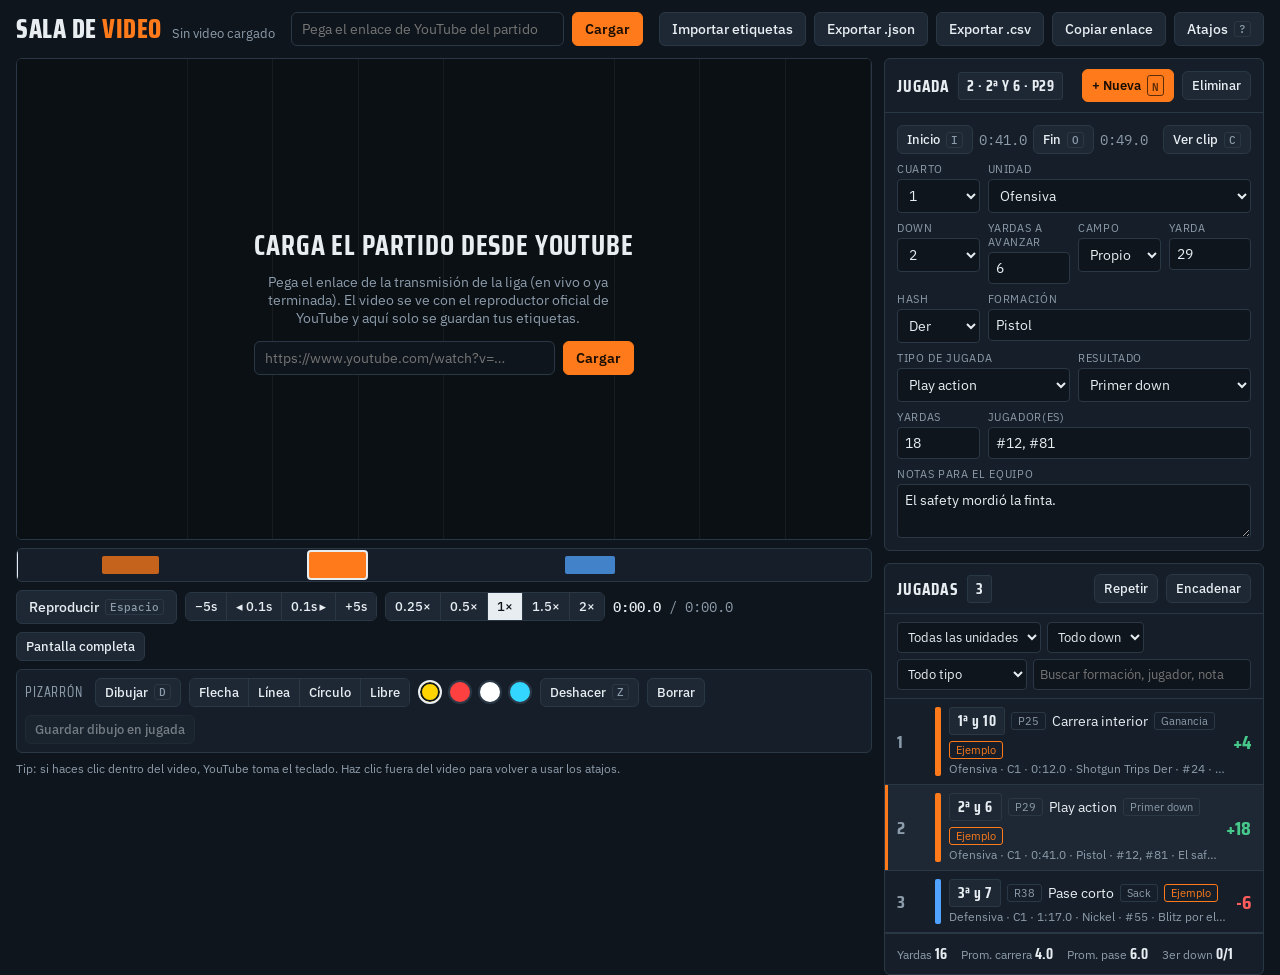
<file: index_2.html>
<!doctype html>
<html lang="es">
<head>
<meta charset="utf-8">
<meta name="viewport" content="width=device-width,initial-scale=1,viewport-fit=cover">
<title>Sala de Video</title>
<link rel="preconnect" href="https://fonts.googleapis.com">
<link rel="preconnect" href="https://fonts.gstatic.com" crossorigin>
<link rel="stylesheet" href="https://fonts.googleapis.com/css2?family=Saira+Condensed:wght@500;700;800&family=IBM+Plex+Sans:wght@400;500;600&family=IBM+Plex+Mono:wght@400;500&display=swap">
<style>
/* Layout: film-room console — video stage + transport on the left, play card + play list on the right; stacks on phones. Single dark look by choice (projected in a dim room). */
:root {
  color-scheme: dark;
  --bg: #0f151c;
  --panel: #161f29;
  --panel-2: #1d2834;
  --line: #2a3846;
  --fg: #e8edf2;
  --muted: #8d9cab;
  --accent: #ff7a1a;      /* pylon orange */
  --accent-ink: #1a0d02;
  --off: #ff7a1a;
  --def: #4fa3ff;
  --st: #b9a6ff;
  --good: #46c98b;
  --bad: #ff5d5d;
  --font-display: "Saira Condensed", "Arial Narrow", sans-serif;
  --font-body: "IBM Plex Sans", system-ui, sans-serif;
  --font-mono: "IBM Plex Mono", ui-monospace, monospace;
  --r: 6px;
}
html, body { height: 100%; }
body {
  background: var(--bg); color: var(--fg);
  font-family: var(--font-body); font-size: 14px;
  padding-left: max(16px, env(safe-area-inset-left, 0px));
  padding-right: max(16px, env(safe-area-inset-right, 0px));
  padding-block: 12px;
  box-sizing: border-box;
}
*, *::before, *::after { box-sizing: border-box; }
button, input, select, textarea { font: inherit; color: inherit; }
button { cursor: pointer; }
:focus-visible { outline: 2px solid var(--accent); outline-offset: 2px; }

.app { display: flex; flex-direction: column; gap: 12px; min-height: 100%; }
header { display: flex; flex-wrap: wrap; align-items: center; gap: 10px 16px; }
.brand { display: flex; align-items: baseline; gap: 10px; margin-right: auto; }
.brand h1 { font-family: var(--font-display); font-weight: 800; font-size: 26px; letter-spacing: .02em; text-transform: uppercase; margin: 0; line-height: 1; }
.brand h1 span { color: var(--accent); }
.brand .file { color: var(--muted); font-size: 13px; max-width: 32ch; overflow: hidden; text-overflow: ellipsis; white-space: nowrap; }
.actions { display: flex; flex-wrap: wrap; gap: 8px; }

.btn { background: var(--panel-2); border: 1px solid var(--line); border-radius: var(--r); padding: 7px 12px; font-weight: 500; display: inline-flex; align-items: center; gap: 6px; white-space: nowrap; }
.btn:hover { border-color: var(--muted); }
.btn.primary { background: var(--accent); color: var(--accent-ink); border-color: var(--accent); font-weight: 600; }
.btn.on { background: var(--fg); color: var(--bg); border-color: var(--fg); }
.btn:disabled { opacity: .45; cursor: not-allowed; }
.btn.sm { padding: 5px 9px; font-size: 13px; }
kbd { font-family: var(--font-mono); font-size: 11px; color: var(--muted); border: 1px solid var(--line); border-radius: 3px; padding: 0 4px; }
.btn.primary kbd, .btn.on kbd { color: inherit; border-color: currentColor; opacity: .7; }

main { display: grid; grid-template-columns: minmax(0, 1fr) 380px; gap: 12px; flex: 1; min-height: 0; }
@media (max-width: 980px) { main { grid-template-columns: minmax(0, 1fr); } }

.left { display: flex; flex-direction: column; gap: 8px; min-width: 0; }
.stagebox { position: relative; background: #000; border-radius: var(--r); overflow: hidden; aspect-ratio: 16 / 9; max-width: 100%; border: 1px solid var(--line); }
.stagebox:fullscreen { aspect-ratio: auto; border: 0; border-radius: 0; }
video { position: absolute; inset: 0; width: 100%; height: 100%; object-fit: contain; background: #000; }
canvas#draw { position: absolute; touch-action: none; }
canvas#draw.active { cursor: crosshair; }
.drop { position: absolute; inset: 0; display: grid; place-items: center; text-align: center; padding: 24px; color: var(--muted);
  background: repeating-linear-gradient(90deg, transparent 0 9.9%, rgba(255,255,255,.05) 9.9% 10%), #0b1015; }
.drop strong { display: block; font-family: var(--font-display); font-size: 28px; text-transform: uppercase; color: var(--fg); letter-spacing: .03em; }
.drop p { margin: 6px 0 14px; max-width: 46ch; }
.drop.over { outline: 3px dashed var(--accent); outline-offset: -10px; }
.hud { position: absolute; left: 10px; top: 10px; display: flex; gap: 6px; pointer-events: none; }
.hud span { background: rgba(0,0,0,.65); border-radius: 4px; padding: 3px 8px; font-family: var(--font-display); font-size: 18px; font-weight: 700; letter-spacing: .03em; }
.hud .spd { color: var(--accent); }

/* timeline */
.timeline { position: relative; height: 34px; background: var(--panel); border: 1px solid var(--line); border-radius: var(--r); cursor: pointer; touch-action: none; overflow: hidden; }
.timeline .prog { position: absolute; inset: 0 auto 0 0; background: rgba(255,255,255,.07); pointer-events: none; }
.timeline .mk { position: absolute; top: 7px; bottom: 7px; min-width: 3px; border-radius: 2px; opacity: .75; pointer-events: none; }
.timeline .mk.sel { top: 3px; bottom: 3px; opacity: 1; box-shadow: 0 0 0 2px var(--fg); }
.timeline .head { position: absolute; top: 0; bottom: 0; width: 2px; background: var(--fg); pointer-events: none; }

.transport { display: flex; flex-wrap: wrap; align-items: center; gap: 8px; }
.tc { font-family: var(--font-mono); font-size: 14px; min-width: 15ch; font-variant-numeric: tabular-nums; }
.tc b { color: var(--fg); font-weight: 500; } .tc { color: var(--muted); }
.group { display: inline-flex; border: 1px solid var(--line); border-radius: var(--r); overflow: hidden; }
.group .btn { border: 0; border-radius: 0; border-right: 1px solid var(--line); }
.group .btn:last-child { border-right: 0; }
.spacer { flex: 1; }

.drawbar { display: flex; flex-wrap: wrap; align-items: center; gap: 8px; padding: 8px; background: var(--panel); border: 1px solid var(--line); border-radius: var(--r); }
.drawbar .lbl { font-family: var(--font-display); text-transform: uppercase; letter-spacing: .06em; font-size: 14px; color: var(--muted); margin-right: 4px; }
.sw { width: 24px; height: 24px; border-radius: 50%; border: 2px solid var(--line); padding: 0; }
.sw.on { border-color: var(--fg); box-shadow: 0 0 0 2px var(--bg) inset; }

/* right */
.right { display: flex; flex-direction: column; gap: 12px; min-width: 0; min-height: 0; }
.card { background: var(--panel); border: 1px solid var(--line); border-radius: var(--r); }
.card h2 { font-family: var(--font-display); font-weight: 700; text-transform: uppercase; letter-spacing: .05em; font-size: 17px; margin: 0; display: flex; align-items: center; gap: 8px; }
.card .hd { display: flex; align-items: center; gap: 8px; padding: 10px 12px; border-bottom: 1px solid var(--line); }
.card .hd .spacer { flex: 1; }
.form { padding: 12px; display: grid; grid-template-columns: repeat(4, minmax(0,1fr)); gap: 8px; }
.form .f { display: flex; flex-direction: column; gap: 3px; min-width: 0; }
.form .c2 { grid-column: span 2; } .form .c4 { grid-column: 1 / -1; }
.form label { font-size: 11px; text-transform: uppercase; letter-spacing: .06em; color: var(--muted); }
.form input, .form select, .form textarea { background: var(--bg); border: 1px solid var(--line); border-radius: 4px; padding: 6px 7px; width: 100%; min-width: 0; }
.form textarea { resize: vertical; min-height: 54px; }
.form .times { display: flex; gap: 6px; align-items: center; grid-column: 1 / -1; flex-wrap: wrap; }
.form .times .tc { min-width: 0; }
.form[aria-disabled="true"] { opacity: .45; pointer-events: none; }
.chip { font-family: var(--font-display); font-weight: 700; font-size: 15px; letter-spacing: .03em; padding: 1px 8px; border-radius: 3px; background: var(--panel-2); border: 1px solid var(--line); white-space: nowrap; }

.list { display: flex; flex-direction: column; flex: 1; min-height: 260px; }
.filters { display: flex; flex-wrap: wrap; gap: 6px; padding: 8px 12px; border-bottom: 1px solid var(--line); }
.filters select, .filters input { background: var(--bg); border: 1px solid var(--line); border-radius: 4px; padding: 5px 6px; font-size: 13px; min-width: 0; }
.filters input { flex: 1; min-width: 90px; }
.rows { overflow-y: auto; flex: 1; max-height: 52vh; }
@media (max-width: 980px) { .rows { max-height: none; } }
.row { display: grid; grid-template-columns: 30px 6px minmax(0,1fr) auto; gap: 8px; align-items: center; padding: 8px 12px; border-bottom: 1px solid var(--line); cursor: pointer; width: 100%; text-align: left; background: none; border-left: 0; border-right: 0; border-top: 0; }
.row:hover { background: var(--panel-2); }
.row.sel { background: var(--panel-2); box-shadow: inset 3px 0 0 var(--accent); }
.row .n { font-family: var(--font-display); font-weight: 700; font-size: 18px; color: var(--muted); font-variant-numeric: tabular-nums; }
.row .bar { width: 6px; align-self: stretch; border-radius: 2px; }
.row .main { min-width: 0; display: flex; flex-direction: column; gap: 2px; }
.row .top { display: flex; gap: 6px; align-items: center; flex-wrap: wrap; }
.row .sub { color: var(--muted); font-size: 12px; overflow: hidden; text-overflow: ellipsis; white-space: nowrap; }
.row .gain { font-family: var(--font-display); font-weight: 700; font-size: 20px; font-variant-numeric: tabular-nums; text-align: right; }
.gain.pos { color: var(--good); } .gain.neg { color: var(--bad); }
.tag { font-size: 11px; padding: 1px 6px; border-radius: 3px; border: 1px solid var(--line); color: var(--muted); }
.tag.ex { border-color: var(--accent); color: var(--accent); }
.tag.draw { color: var(--fg); }
.empty { padding: 24px 16px; color: var(--muted); text-align: center; }
.stats { display: flex; gap: 14px; padding: 8px 12px; color: var(--muted); font-size: 12px; flex-wrap: wrap; border-top: 1px solid var(--line); }
.stats b { color: var(--fg); font-family: var(--font-display); font-size: 15px; }

.toast { position: fixed; left: 50%; bottom: calc(18px + env(safe-area-inset-bottom, 0px)); transform: translateX(-50%); background: var(--fg); color: var(--bg); padding: 8px 14px; border-radius: var(--r); font-weight: 500; z-index: 50; max-width: calc(100% - 32px); }
.help { position: fixed; inset: 0; background: rgba(0,0,0,.6); display: grid; place-items: center; z-index: 40; padding: 16px; }
.help .card { max-width: 520px; width: 100%; }
.help dl { display: grid; grid-template-columns: auto 1fr; gap: 6px 14px; padding: 14px; margin: 0; }
.help dt { text-align: right; } .help dd { margin: 0; color: var(--muted); }
@media (prefers-reduced-motion: reduce) { * { transition: none !important; } }
</style>

<style>
body { margin: 0; }
[hidden] { display: none !important; }
.stagebox #yt, .stagebox iframe { position: absolute; inset: 0; width: 100%; height: 100%; border: 0; }
canvas#draw { inset: 0; width: 100%; height: 100%; }
.card .hd { flex-wrap: wrap; }
.urlbar { display: flex; gap: 8px; flex: 1 1 340px; min-width: 0; max-width: 560px; }
.urlbar input { flex: 1; min-width: 0; background: var(--bg); border: 1px solid var(--line); border-radius: var(--r); padding: 7px 10px; }
.drop .urlbar { margin: 0 auto; }
.note { font-size: 12px; color: var(--muted); }
.warn { background: #3a1d12; border: 1px solid var(--accent); color: var(--fg); border-radius: var(--r); padding: 10px 12px; }
</style>
</head>
<body>
<div class="app">
  <header>
    <div class="brand">
      <h1>Sala de <span>Video</span></h1>
      <div class="file" id="fileName">Sin video cargado</div>
    </div>
    <form class="urlbar" id="urlForm">
      <input id="urlInput" type="url" placeholder="Pega el enlace de YouTube del partido" aria-label="Enlace de YouTube">
      <button class="btn primary" type="submit">Cargar</button>
    </form>
    <div class="actions">
      <label class="btn" for="importInput">Importar etiquetas</label>
      <input type="file" id="importInput" accept=".json,application/json" hidden>
      <button class="btn" id="exportJson">Exportar .json</button>
      <button class="btn" id="exportCsv">Exportar .csv</button>
      <button class="btn" id="shareBtn">Copiar enlace</button>
      <button class="btn" id="helpBtn" aria-label="Atajos de teclado">Atajos <kbd>?</kbd></button>
    </div>
  </header>
  <div class="warn" id="fileWarn" hidden>Esta página está abierta como archivo local y YouTube no permite reproducir videos así (error 153). Súbela a GitHub Pages u otro sitio web y ábrela desde ahí.</div>

  <main>
    <section class="left">
      <div class="stagebox" id="stage">
        <div id="yt"></div>
        <canvas id="draw"></canvas>
        <div class="hud" id="hud" hidden><span class="spd" id="hudSpd"></span></div>
        <div class="drop" id="drop">
          <div>
            <strong>Carga el partido desde YouTube</strong>
            <p>Pega el enlace de la transmisión de la liga (en vivo o ya terminada). El video se ve con el reproductor oficial de YouTube y aquí solo se guardan tus etiquetas.</p>
            <form class="urlbar" id="urlForm2">
              <input id="urlInput2" type="url" placeholder="https://www.youtube.com/watch?v=…" aria-label="Enlace de YouTube">
              <button class="btn primary" type="submit">Cargar</button>
            </form>
          </div>
        </div>
      </div>

      <div class="timeline" id="timeline" role="slider" aria-label="Línea de tiempo" tabindex="0">
        <div class="prog" id="prog"></div>
        <div id="marks"></div>
        <div class="head" id="head"></div>
      </div>

      <div class="transport">
        <button class="btn" id="playBtn"><span id="playLbl">Reproducir</span> <kbd>Espacio</kbd></button>
        <div class="group">
          <button class="btn sm" id="back5" title="Atrás 5 s (Shift+←)">−5s</button>
          <button class="btn sm" id="backF" title="Atrás 0.1 s (←)">◂ 0.1s</button>
          <button class="btn sm" id="fwdF" title="Adelante 0.1 s (→)">0.1s ▸</button>
          <button class="btn sm" id="fwd5" title="Adelante 5 s (Shift+→)">+5s</button>
        </div>
        <div class="group" id="speeds"></div>
        <span class="tc" id="tc"><b>0:00.0</b> / 0:00.0</span>
        <span class="spacer"></span>
        <button class="btn sm" id="fsBtn">Pantalla completa</button>
      </div>

      <div class="drawbar">
        <span class="lbl">Pizarrón</span>
        <button class="btn sm" id="drawToggle">Dibujar <kbd>D</kbd></button>
        <div class="group" id="tools"></div>
        <div style="display:flex;gap:6px" id="colors"></div>
        <button class="btn sm" id="undoBtn">Deshacer <kbd>Z</kbd></button>
        <button class="btn sm" id="clearBtn">Borrar</button>
        <span class="spacer"></span>
        <button class="btn sm" id="saveDrawBtn" disabled>Guardar dibujo en jugada</button>
      </div>
      <div class="note">Tip: si haces clic dentro del video, YouTube toma el teclado. Haz clic fuera del video para volver a usar los atajos.</div>
    </section>

    <aside class="right">
      <div class="card">
        <div class="hd">
          <h2>Jugada <span class="chip" id="selNum">—</span></h2>
          <span class="spacer"></span>
          <button class="btn sm primary" id="newBtn">+ Nueva <kbd>N</kbd></button>
          <button class="btn sm" id="delBtn" disabled>Eliminar</button>
        </div>
        <div class="form" id="form" aria-disabled="true">
          <div class="times">
            <button class="btn sm" id="setIn">Inicio <kbd>I</kbd></button>
            <span class="tc" id="inTc">—</span>
            <button class="btn sm" id="setOut">Fin <kbd>O</kbd></button>
            <span class="tc" id="outTc">—</span>
            <span class="spacer"></span>
            <button class="btn sm" id="clipBtn">Ver clip <kbd>C</kbd></button>
          </div>
          <div class="f"><label for="fQ">Cuarto</label><select id="fQ"><option>1</option><option>2</option><option>3</option><option>4</option><option value="TE">TE</option></select></div>
          <div class="f" style="grid-column: span 3"><label for="fUnit">Unidad</label><select id="fUnit"><option value="O">Ofensiva</option><option value="D">Defensiva</option><option value="ST">Equipos especiales</option></select></div>
          <div class="f"><label for="fDown">Down</label><select id="fDown"><option value="">—</option><option>1</option><option>2</option><option>3</option><option>4</option></select></div>
          <div class="f"><label for="fDist">Yardas a avanzar</label><input id="fDist" type="number" min="0" max="99" inputmode="numeric"></div>
          <div class="f"><label for="fSide">Campo</label><select id="fSide"><option value="P">Propio</option><option value="R">Rival</option></select></div>
          <div class="f"><label for="fYard">Yarda</label><input id="fYard" type="number" min="1" max="50" inputmode="numeric"></div>
          <div class="f"><label for="fHash">Hash</label><select id="fHash"><option value="">—</option><option value="I">Izq</option><option value="M">Medio</option><option value="D">Der</option></select></div>
          <div class="f" style="grid-column: span 3"><label for="fForm">Formación</label><input id="fForm" list="formList" placeholder="Shotgun Trips Der"></div>
          <div class="f c2"><label for="fType">Tipo de jugada</label><select id="fType"></select></div>
          <div class="f c2"><label for="fRes">Resultado</label><select id="fRes"></select></div>
          <div class="f"><label for="fGain">Yardas</label><input id="fGain" type="number" min="-99" max="109" inputmode="numeric"></div>
          <div class="f" style="grid-column: span 3"><label for="fPlayer">Jugador(es)</label><input id="fPlayer" placeholder="#12, #24"></div>
          <div class="f c4"><label for="fNotes">Notas para el equipo</label><textarea id="fNotes" placeholder="Qué corregir, qué repetir…"></textarea></div>
        </div>
      </div>

      <div class="card list">
        <div class="hd">
          <h2>Jugadas <span class="chip" id="count">0</span></h2>
          <span class="spacer"></span>
          <button class="btn sm" id="loopBtn" title="Repetir el clip seleccionado">Repetir</button>
          <button class="btn sm" id="chainBtn" title="Al terminar un clip, pasa a la siguiente jugada de la lista">Encadenar</button>
        </div>
        <div class="filters">
          <select id="qUnit" aria-label="Filtrar unidad"><option value="">Todas las unidades</option><option value="O">Ofensiva</option><option value="D">Defensiva</option><option value="ST">Eq. especiales</option></select>
          <select id="qDown" aria-label="Filtrar down"><option value="">Todo down</option><option>1</option><option>2</option><option>3</option><option>4</option></select>
          <select id="qType" aria-label="Filtrar tipo"><option value="">Todo tipo</option></select>
          <input id="qText" placeholder="Buscar formación, jugador, nota" aria-label="Buscar">
        </div>
        <div class="rows" id="rows"></div>
        <div class="stats" id="stats"></div>
      </div>
    </aside>
  </main>
</div>

<datalist id="formList"></datalist>
<div class="help" id="help" hidden>
  <div class="card">
    <div class="hd"><h2>Atajos de teclado</h2><span class="spacer"></span><button class="btn sm" id="helpClose">Cerrar</button></div>
    <dl>
      <dt><kbd>Espacio</kbd></dt><dd>Reproducir / pausar</dd>
      <dt><kbd>←</kbd> <kbd>→</kbd></dt><dd>0.1 segundos atrás / adelante</dd>
      <dt><kbd>Shift</kbd>+<kbd>←</kbd> <kbd>→</kbd></dt><dd>5 segundos atrás / adelante</dd>
      <dt><kbd>1</kbd>–<kbd>5</kbd></dt><dd>Velocidad 0.25× · 0.5× · 1× · 1.5× · 2×</dd>
      <dt><kbd>↑</kbd> <kbd>↓</kbd></dt><dd>Jugada anterior / siguiente</dd>
      <dt><kbd>N</kbd></dt><dd>Nueva jugada en el momento actual</dd>
      <dt><kbd>I</kbd> <kbd>O</kbd></dt><dd>Marcar inicio / fin de la jugada</dd>
      <dt><kbd>C</kbd></dt><dd>Ver el clip de la jugada</dd>
      <dt><kbd>D</kbd></dt><dd>Activar pizarrón · <kbd>Z</kbd> deshace el último trazo</dd>
      <dt><kbd>F</kbd></dt><dd>Pantalla completa (para proyectar)</dd>
    </dl>
  </div>
</div>
<div class="toast" id="toast" hidden></div>

<script src="https://www.youtube.com/iframe_api"></script>
<script>
(() => {
const $ = id => document.getElementById(id);
const cv = $('draw'), ctx = cv.getContext('2d');
const STEP = 0.1;
const SPEEDS = [0.25, 0.5, 1, 1.5, 2];
const TYPES = ['Carrera interior', 'Carrera exterior', 'Pase corto', 'Pase medio', 'Pase profundo', 'Play action', 'Pantalla', 'Opción / RPO', 'QB sneak', 'Despeje', 'Gol de campo', 'Patada inicial', 'Punto extra', 'Conversión 2 pts'];
const RESULTS = ['', 'Ganancia', 'Primer down', 'Touchdown', 'Completo', 'Incompleto', 'Sin ganancia', 'Pérdida', 'Sack', 'Intercepción', 'Fumble', 'Castigo', 'Bueno', 'Fallado', 'Bloqueado'];
const FORMS = ['Shotgun', 'Shotgun Trips Der', 'Shotgun Trips Izq', 'Pistol', 'I Formation', 'Singleback', 'Empty', 'Bajo centro', '4-3', '3-4', 'Nickel', 'Dime', 'Gol line'];
const UNIT_COLOR = { O: 'var(--off)', D: 'var(--def)', ST: 'var(--st)' };
const UNIT_NAME = { O: 'Ofensiva', D: 'Defensiva', ST: 'Eq. esp.' };
const COLORS = ['#ffd400', '#ff4040', '#ffffff', '#33d6ff'];
const TOOLS = [['arrow', 'Flecha'], ['line', 'Línea'], ['circle', 'Círculo'], ['pen', 'Libre']];

const S = {
  plays: [], sel: null, key: null, example: true, vid: null,
  clip: false, loop: false, chain: false, keepDrawUntil: 0,
  draw: false, tool: 'arrow', color: COLORS[0], strokes: [], cur: null, rate: 1,
};

if (location.protocol === 'file:') $('fileWarn').hidden = false;

S.plays = [
  { id: 'e1', start: 12, end: 20, q: '1', unit: 'O', down: '1', dist: 10, side: 'P', yard: 25, hash: 'M', form: 'Shotgun Trips Der', type: 'Carrera interior', res: 'Ganancia', gain: 4, player: '#24', notes: 'Buen bloqueo del guardia izquierdo.', ex: true },
  { id: 'e2', start: 41, end: 49, q: '1', unit: 'O', down: '2', dist: 6, side: 'P', yard: 29, hash: 'D', form: 'Pistol', type: 'Play action', res: 'Primer down', gain: 18, player: '#12, #81', notes: 'El safety mordió la finta.', ex: true },
  { id: 'e3', start: 77, end: 84, q: '1', unit: 'D', down: '3', dist: 7, side: 'R', yard: 38, hash: 'I', form: 'Nickel', type: 'Pase corto', res: 'Sack', gain: -6, player: '#55', notes: 'Blitz por el lado débil.', ex: true },
];

// ---------- YouTube player wrapper ----------
let yt = null, ready = false, apiReady = false, pendingId = null;
const P = {
  get t() { try { return ready ? yt.getCurrentTime() || 0 : 0; } catch (e) { return 0; } },
  get d() { try { return ready ? yt.getDuration() || 0 : 0; } catch (e) { return 0; } },
  get paused() { try { return !ready || yt.getPlayerState() !== 1; } catch (e) { return true; } },
  get ok() { return ready; },
  play() { if (ready) yt.playVideo(); },
  pause() { if (ready) yt.pauseVideo(); },
  seek(t) { if (!ready) return; const d = this.d; t = Math.max(0, d ? Math.min(d - 0.05, t) : t); yt.seekTo(t, true); },
  rate(r) { if (ready) yt.setPlaybackRate(r); },
};
window.onYouTubeIframeAPIReady = () => { apiReady = true; if (pendingId && !yt) createPlayer(pendingId); };
function createPlayer(id) {
  const vars = { rel: 0, playsinline: 1, modestbranding: 1 };
  if (location.protocol.startsWith('http')) vars.origin = location.origin;
  yt = new YT.Player('yt', {
    videoId: id, playerVars: vars,
    events: {
      onReady: () => { ready = true; P.rate(S.rate); renderAll(); },
      onStateChange: e => {
        updPlay();
        if (e.data === 1 && Date.now() > S.keepDrawUntil) { if (S.strokes.length) { S.strokes = []; redraw(); } if (S.draw) setDraw(false); }
        if (e.data === 1) P.rate(S.rate);
      },
      onError: e => {
        const msg = { 2: 'El enlace no es válido.', 5: 'El video no se puede reproducir aquí.', 100: 'El video no existe o es privado.', 101: 'El dueño del video no permite verlo fuera de YouTube.', 150: 'El dueño del video no permite verlo fuera de YouTube.', 153: 'Abre esta página desde un sitio web (no como archivo local).' }[e.data];
        toast(msg || 'YouTube no pudo cargar el video.');
      },
    },
  });
}
function parseId(u) {
  u = (u || '').trim();
  if (/^[\w-]{11}$/.test(u)) return u;
  try {
    const url = new URL(u);
    if (url.hostname.includes('youtu.be')) return url.pathname.slice(1, 12);
    if (url.searchParams.get('v')) return url.searchParams.get('v').slice(0, 11);
    const m = url.pathname.match(/\/(live|embed|shorts|v)\/([\w-]{11})/);
    if (m) return m[2];
  } catch (e) {}
  return null;
}
function loadUrl(u) {
  const id = parseId(u);
  if (!id) { toast('No reconozco ese enlace. Copia el enlace completo del video de YouTube.'); return; }
  S.vid = id;
  $('drop').hidden = true; $('hud').hidden = false;
  $('fileName').textContent = 'YouTube · ' + id;
  $('urlInput').value = 'https://www.youtube.com/watch?v=' + id;
  S.key = 'salavideo-yt:' + id;
  let saved = null;
  try { saved = JSON.parse(localStorage.getItem(S.key) || 'null'); localStorage.setItem('salavideo-yt:last', id); } catch (e) {}
  S.plays = Array.isArray(saved) ? saved : [];
  S.example = false; S.sel = null; S.strokes = []; S.clip = false;
  try { history.replaceState(null, '', location.pathname + '?v=' + id); } catch (e) {}
  if (yt && ready) yt.cueVideoById(id);
  else if (apiReady) { if (!yt) createPlayer(id); }
  else pendingId = id;
  renderAll();
  if (saved && saved.length) toast(`Se recuperaron ${saved.length} jugadas de este video.`);
}
$('urlForm').onsubmit = e => { e.preventDefault(); loadUrl($('urlInput').value); };
$('urlForm2').onsubmit = e => { e.preventDefault(); loadUrl($('urlInput2').value); };
$('shareBtn').onclick = async () => {
  if (!S.vid) return toast('Primero carga un video.');
  const link = location.origin + location.pathname + '?v=' + S.vid;
  try { await navigator.clipboard.writeText(link); toast('Enlace copiado. Las etiquetas se comparten aparte con «Exportar .json».'); }
  catch (e) { toast(link); }
};

// ---------- helpers ----------
const fmt = t => { if (!isFinite(t)) t = 0; const h = Math.floor(t / 3600), m = Math.floor((t % 3600) / 60), s = t % 60; return (h ? h + ':' + String(m).padStart(2, '0') : m) + ':' + s.toFixed(1).padStart(4, '0'); };
const uid = () => Math.random().toString(36).slice(2, 9);
const sorted = () => [...S.plays].sort((a, b) => a.start - b.start);
const selPlay = () => S.plays.find(p => p.id === S.sel) || null;
const numOf = p => sorted().indexOf(p) + 1;
let toastT;
function toast(msg) { const t = $('toast'); t.textContent = msg; t.hidden = false; clearTimeout(toastT); toastT = setTimeout(() => t.hidden = true, 3200); }
function ddText(p) { return p.down ? `${p.down}ª y ${p.dist ?? '?'}` : '—'; }
function posText(p) { if (!p.yard) return ''; return p.yard >= 50 ? '50' : (p.side === 'P' ? 'P' : 'R') + p.yard; }
function save() { if (!S.key) return; try { localStorage.setItem(S.key, JSON.stringify(S.plays)); } catch (e) {} }

// ---------- static controls ----------
SPEEDS.forEach((s, i) => { const b = document.createElement('button'); b.className = 'btn sm'; b.textContent = s + '×'; b.dataset.s = s; b.title = 'Tecla ' + (i + 1); b.onclick = () => setSpeed(s); $('speeds').append(b); });
TOOLS.forEach(([k, n]) => { const b = document.createElement('button'); b.className = 'btn sm'; b.textContent = n; b.dataset.t = k; b.onclick = () => { S.tool = k; setDraw(true); paintTools(); }; $('tools').append(b); });
COLORS.forEach(c => { const b = document.createElement('button'); b.className = 'sw'; b.style.background = c; b.dataset.c = c; b.setAttribute('aria-label', 'Color ' + c); b.onclick = () => { S.color = c; setDraw(true); paintTools(); }; $('colors').append(b); });
TYPES.forEach(t => { $('fType').add(new Option(t, t)); $('qType').add(new Option(t, t)); });
$('fType').insertBefore(new Option('—', ''), $('fType').firstChild);
RESULTS.forEach(r => $('fRes').add(new Option(r || '—', r)));
FORMS.forEach(f => { const o = document.createElement('option'); o.value = f; $('formList').append(o); });

function paintTools() {
  [...$('tools').children].forEach(b => b.classList.toggle('on', S.draw && b.dataset.t === S.tool));
  [...$('colors').children].forEach(b => b.classList.toggle('on', b.dataset.c === S.color));
  $('drawToggle').classList.toggle('on', S.draw);
  cv.classList.toggle('active', S.draw);
  cv.style.pointerEvents = S.draw ? 'auto' : 'none';
  $('saveDrawBtn').disabled = !(selPlay() && S.strokes.length);
}
function setSpeed(s) {
  S.rate = s; P.rate(s);
  [...$('speeds').children].forEach(b => b.classList.toggle('on', +b.dataset.s === s));
  $('hudSpd').textContent = s + '×';
  $('hudSpd').hidden = s === 1;
}
setSpeed(1);

// ---------- canvas ----------
const stage = $('stage');
function layoutCanvas() {
  const r = cv.getBoundingClientRect(), dpr = window.devicePixelRatio || 1;
  cv.width = Math.round(r.width * dpr); cv.height = Math.round(r.height * dpr);
  redraw();
}
new ResizeObserver(layoutCanvas).observe(stage);

function redraw() {
  ctx.clearRect(0, 0, cv.width, cv.height);
  const all = S.cur ? [...S.strokes, S.cur] : S.strokes;
  const W = cv.width, H = cv.height, lw = Math.max(3, W / 260);
  for (const s of all) {
    ctx.strokeStyle = s.color; ctx.fillStyle = s.color; ctx.lineWidth = lw; ctx.lineCap = 'round'; ctx.lineJoin = 'round';
    ctx.shadowColor = 'rgba(0,0,0,.6)'; ctx.shadowBlur = lw;
    const Pt = s.pts.map(([x, y]) => [x * W, y * H]);
    if (!Pt.length) continue;
    const [x0, y0] = Pt[0], [x1, y1] = Pt[Pt.length - 1];
    ctx.beginPath();
    if (s.type === 'pen') { Pt.forEach(([x, y], i) => i ? ctx.lineTo(x, y) : ctx.moveTo(x, y)); ctx.stroke(); }
    else if (s.type === 'circle') { ctx.ellipse((x0 + x1) / 2, (y0 + y1) / 2, Math.abs(x1 - x0) / 2, Math.abs(y1 - y0) / 2, 0, 0, Math.PI * 2); ctx.stroke(); }
    else {
      ctx.moveTo(x0, y0); ctx.lineTo(x1, y1); ctx.stroke();
      if (s.type === 'arrow' && Math.hypot(x1 - x0, y1 - y0) > 4) {
        const ang = Math.atan2(y1 - y0, x1 - x0), L = lw * 5;
        ctx.beginPath(); ctx.moveTo(x1, y1);
        ctx.lineTo(x1 - L * Math.cos(ang - 0.45), y1 - L * Math.sin(ang - 0.45));
        ctx.lineTo(x1 - L * Math.cos(ang + 0.45), y1 - L * Math.sin(ang + 0.45));
        ctx.closePath(); ctx.fill();
      }
    }
  }
  ctx.shadowBlur = 0;
}
function ptOf(e) { const r = cv.getBoundingClientRect(); return [Math.min(1, Math.max(0, (e.clientX - r.left) / r.width)), Math.min(1, Math.max(0, (e.clientY - r.top) / r.height))]; }
cv.addEventListener('pointerdown', e => {
  if (!S.draw) return;
  P.pause(); S.clip = false;
  cv.setPointerCapture(e.pointerId);
  const p = ptOf(e); S.cur = { type: S.tool, color: S.color, pts: [p, p] }; redraw();
});
cv.addEventListener('pointermove', e => { if (!S.cur) return; const p = ptOf(e); if (S.cur.type === 'pen') S.cur.pts.push(p); else S.cur.pts[1] = p; redraw(); });
const endStroke = () => { if (!S.cur) return; S.strokes.push(S.cur); S.cur = null; redraw(); paintTools(); };
cv.addEventListener('pointerup', endStroke); cv.addEventListener('pointercancel', endStroke);
function setDraw(on) { S.draw = on; if (on) P.pause(); paintTools(); }
$('drawToggle').onclick = () => setDraw(!S.draw);
$('undoBtn').onclick = () => { S.strokes.pop(); redraw(); paintTools(); };
$('clearBtn').onclick = () => { S.strokes = []; redraw(); paintTools(); };
$('saveDrawBtn').onclick = () => {
  const p = selPlay(); if (!p || !S.strokes.length) return;
  p.drawing = { t: P.t, strokes: JSON.parse(JSON.stringify(S.strokes)) };
  save(); renderList(); toast(`Dibujo guardado en la jugada ${numOf(p)} (${fmt(P.t)}).`);
};

// ---------- transport ----------
function togglePlay() { if (!P.ok) return; P.paused ? P.play() : P.pause(); }
function step(dt) { P.pause(); P.seek(P.t + dt); }
$('playBtn').onclick = togglePlay;
$('back5').onclick = () => { S.clip = false; P.seek(P.t - 5); };
$('fwd5').onclick = () => { S.clip = false; P.seek(P.t + 5); };
$('backF').onclick = () => step(-STEP);
$('fwdF').onclick = () => step(STEP);
function updPlay() { $('playLbl').textContent = P.paused ? 'Reproducir' : 'Pausa'; }
updPlay();
function fsToggle() {
  if (document.fullscreenElement) document.exitFullscreen().catch(() => {});
  else if (stage.requestFullscreen) stage.requestFullscreen().catch(() => toast('Pantalla completa no está disponible aquí.'));
}
$('fsBtn').onclick = fsToggle;

let lastDur = 0;
function tick() {
  const p = selPlay();
  if (S.clip && p && !P.paused && P.t >= p.end) {
    if (S.loop) P.seek(p.start);
    else if (S.chain) {
      const list = filtered(), i = list.indexOf(p);
      if (i >= 0 && i < list.length - 1) playClip(list[i + 1]); else { P.pause(); S.clip = false; }
    } else { P.pause(); S.clip = false; }
  }
  renderHead();
  const d = P.d; if (Math.abs(d - lastDur) > 5) { lastDur = d; renderTimeline(); }
  requestAnimationFrame(tick);
}
requestAnimationFrame(tick);

function playClip(p) {
  if (!p) return;
  select(p.id);
  if (!P.ok) return;
  S.clip = true; P.seek(p.start); P.play();
}

// ---------- timeline ----------
const tl = $('timeline');
function renderHead() {
  const d = P.d, t = P.t, pct = d ? (t / d) * 100 : 0;
  $('prog').style.width = pct + '%'; $('head').style.left = `calc(${pct}% - 1px)`;
  $('tc').innerHTML = `<b>${fmt(t)}</b> / ${fmt(d)}`;
}
function renderTimeline() {
  const d = P.d || (S.example ? 120 : 0), m = $('marks'); m.innerHTML = '';
  if (!d) return;
  for (const p of S.plays) {
    const el = document.createElement('div'); el.className = 'mk' + (p.id === S.sel ? ' sel' : '');
    el.style.left = (p.start / d * 100) + '%'; el.style.width = (Math.max(0, p.end - p.start) / d * 100) + '%';
    el.style.background = UNIT_COLOR[p.unit] || 'var(--muted)';
    m.append(el);
  }
}
let scrubbing = false;
function tlSeek(e) { const r = tl.getBoundingClientRect(); S.clip = false; P.seek(((e.clientX - r.left) / r.width) * P.d); }
tl.addEventListener('pointerdown', e => { if (!P.ok) return; scrubbing = true; tl.setPointerCapture(e.pointerId); tlSeek(e); });
tl.addEventListener('pointermove', e => { if (scrubbing) tlSeek(e); });
tl.addEventListener('pointerup', () => scrubbing = false);

// ---------- plays ----------
function hasNum(x) { return x !== '' && x != null && isFinite(Number(x)); }
function nextSituation(prev) {
  const n = { q: prev.q, unit: prev.unit, side: prev.side, yard: prev.yard, hash: '', down: '', dist: '' };
  const g = Number(prev.gain);
  if (prev.yard && hasNum(prev.gain)) {
    let abs = prev.side === 'P' ? prev.yard : 100 - prev.yard; abs = Math.max(1, Math.min(99, abs + g));
    n.side = abs <= 50 ? 'P' : 'R'; n.yard = abs <= 50 ? abs : 100 - abs;
  }
  if (prev.down && hasNum(prev.dist) && hasNum(prev.gain) && !/Touchdown|Intercepción|Fumble/.test(prev.res || '')) {
    if (g >= prev.dist) { n.down = '1'; n.dist = 10; }
    else if (+prev.down < 4) { n.down = String(+prev.down + 1); n.dist = prev.dist - g; }
  }
  return n;
}
function newPlay() {
  if (S.example) { S.plays = []; S.example = false; }
  const t = P.t, d = P.d;
  const before = sorted().filter(p => p.start <= t).pop();
  const base = before ? nextSituation(before) : { q: '1', unit: 'O', down: '1', dist: 10, side: 'P', yard: 25, hash: '' };
  const p = { id: uid(), start: t, end: d ? Math.min(d, t + 8) : t + 8, form: '', type: '', res: '', gain: '', player: '', notes: '', ...base };
  S.plays.push(p); save(); select(p.id);
  $('fForm').focus();
}
function select(id) {
  S.sel = id; renderAll();
  const p = selPlay();
  if (p) { const row = document.querySelector(`.row[data-id="${p.id}"]`); row && row.scrollIntoView({ block: 'nearest' }); }
}
function moveSel(dir) {
  const list = filtered(); if (!list.length) return;
  const i = list.findIndex(p => p.id === S.sel);
  playClip(list[Math.max(0, Math.min(list.length - 1, i < 0 ? 0 : i + dir))]);
}
$('newBtn').onclick = newPlay;
let delArm = false, delT;
$('delBtn').onclick = () => {
  const p = selPlay(); if (!p) return;
  if (!delArm) { delArm = true; $('delBtn').textContent = '¿Seguro?'; clearTimeout(delT); delT = setTimeout(() => { delArm = false; $('delBtn').textContent = 'Eliminar'; }, 2500); return; }
  delArm = false; $('delBtn').textContent = 'Eliminar';
  S.plays = S.plays.filter(x => x !== p); S.sel = null; save(); renderAll(); toast('Jugada eliminada.');
};
$('setIn').onclick = () => { const p = selPlay(); if (!p || !P.ok) return; p.start = P.t; if (p.end < p.start) p.end = p.start + 6; save(); renderAll(); };
$('setOut').onclick = () => { const p = selPlay(); if (!p || !P.ok) return; p.end = Math.max(p.start + 0.5, P.t); save(); renderAll(); };
$('clipBtn').onclick = () => playClip(selPlay());
$('loopBtn').onclick = () => { S.loop = !S.loop; if (S.loop) S.chain = false; paintModes(); };
$('chainBtn').onclick = () => { S.chain = !S.chain; if (S.chain) S.loop = false; paintModes(); };
function paintModes() { $('loopBtn').classList.toggle('on', S.loop); $('chainBtn').classList.toggle('on', S.chain); }

const FIELDS = { fQ: 'q', fUnit: 'unit', fDown: 'down', fDist: 'dist', fSide: 'side', fYard: 'yard', fHash: 'hash', fForm: 'form', fType: 'type', fRes: 'res', fGain: 'gain', fPlayer: 'player', fNotes: 'notes' };
const NUMERIC = new Set(['dist', 'yard', 'gain']);
Object.entries(FIELDS).forEach(([id, k]) => {
  $(id).addEventListener('input', () => {
    const p = selPlay(); if (!p) return;
    const raw = $(id).value; p[k] = NUMERIC.has(k) ? (raw === '' ? '' : Number(raw)) : raw;
    if (p.ex) delete p.ex;
    save(); renderList(); renderTimeline(); renderSelHead();
  });
});
function renderSelHead() { const p = selPlay(); $('selNum').textContent = p ? `${numOf(p)} · ${ddText(p)}${posText(p) ? ' · ' + posText(p) : ''}` : '—'; }
function renderForm() {
  const p = selPlay();
  $('form').setAttribute('aria-disabled', p ? 'false' : 'true');
  $('delBtn').disabled = !p;
  Object.entries(FIELDS).forEach(([id, k]) => { const el = $(id); if (document.activeElement !== el) el.value = p ? (p[k] ?? '') : ''; });
  $('inTc').textContent = p ? fmt(p.start) : '—';
  $('outTc').textContent = p ? fmt(p.end) : '—';
  renderSelHead();
}

function filtered() {
  const u = $('qUnit').value, d = $('qDown').value, t = $('qType').value, q = $('qText').value.trim().toLowerCase();
  return sorted().filter(p => (!u || p.unit === u) && (!d || p.down === d) && (!t || p.type === t) &&
    (!q || [p.form, p.player, p.notes, p.res, p.type].join(' ').toLowerCase().includes(q)));
}
['qUnit', 'qDown', 'qType'].forEach(id => $(id).onchange = renderList);
$('qText').oninput = renderList;
function esc(s) { return String(s ?? '').replace(/[&<>"]/g, c => ({ '&': '&amp;', '<': '&lt;', '>': '&gt;', '"': '&quot;' }[c])); }
function renderList() {
  const all = sorted(), list = filtered(), rows = $('rows');
  $('count').textContent = list.length === all.length ? all.length : `${list.length}/${all.length}`;
  if (!all.length) rows.innerHTML = `<div class="empty">Aún no hay jugadas. Pausa en el snap y presiona <kbd>N</kbd> para etiquetar la primera.</div>`;
  else if (!list.length) rows.innerHTML = `<div class="empty">Ninguna jugada coincide con los filtros.</div>`;
  else rows.innerHTML = list.map(p => {
    const g = hasNum(p.gain) ? Number(p.gain) : '';
    const gCls = g === '' ? '' : g > 0 ? 'pos' : g < 0 ? 'neg' : '';
    const sub = [p.form, p.player, p.notes].filter(Boolean).join(' · ');
    return `<button class="row${p.id === S.sel ? ' sel' : ''}" data-id="${p.id}">
      <span class="n">${all.indexOf(p) + 1}</span>
      <span class="bar" style="background:${UNIT_COLOR[p.unit] || 'var(--muted)'}"></span>
      <span class="main">
        <span class="top"><span class="chip">${esc(ddText(p))}</span>${posText(p) ? `<span class="tag">${esc(posText(p))}</span>` : ''}<span>${esc(p.type || 'Sin tipo')}</span>${p.res ? `<span class="tag">${esc(p.res)}</span>` : ''}${p.drawing ? '<span class="tag draw">✎ dibujo</span>' : ''}${p.ex ? '<span class="tag ex">Ejemplo</span>' : ''}</span>
        <span class="sub">${esc(UNIT_NAME[p.unit] || '')} · C${esc(p.q)} · ${fmt(p.start)}${sub ? ' · ' + esc(sub) : ''}</span>
      </span>
      <span class="gain ${gCls}">${g === '' ? '' : (g > 0 ? '+' : '') + g}</span>
    </button>`;
  }).join('');
  const withGain = list.filter(p => hasNum(p.gain) && /Carrera|Pase|Play action|Pantalla|Opción|sneak/.test(p.type || ''));
  const yds = withGain.reduce((a, p) => a + Number(p.gain), 0);
  const runs = withGain.filter(p => /Carrera|sneak/.test(p.type)), passes = withGain.filter(p => !/Carrera|sneak/.test(p.type));
  const avg = arr => arr.length ? (arr.reduce((a, p) => a + Number(p.gain), 0) / arr.length).toFixed(1) : '—';
  const third = list.filter(p => p.down === '3'), conv = third.filter(p => /Primer down|Touchdown/.test(p.res || '') || (hasNum(p.gain) && hasNum(p.dist) && Number(p.gain) >= Number(p.dist)));
  $('stats').innerHTML = `<span>Yardas <b>${yds}</b></span><span>Prom. carrera <b>${avg(runs)}</b></span><span>Prom. pase <b>${avg(passes)}</b></span><span>3er down <b>${conv.length}/${third.length}</b></span>`;
  paintTools();
}
$('rows').addEventListener('click', e => {
  const r = e.target.closest('.row'); if (!r) return;
  const p = S.plays.find(x => x.id === r.dataset.id);
  if (p && p.drawing && P.ok) {
    select(p.id); S.clip = false;
    S.keepDrawUntil = Date.now() + 2500;
    P.seek(p.drawing.t);
    setTimeout(() => { P.pause(); S.strokes = JSON.parse(JSON.stringify(p.drawing.strokes)); redraw(); paintTools(); }, 900);
    toast('Telestración de la jugada. Presiona C para ver el clip completo.');
  } else playClip(p);
});
function renderAll() { renderForm(); renderList(); renderTimeline(); renderHead(); paintTools(); }

// ---------- import / export ----------
$('importInput').onchange = async e => {
  const f = e.target.files[0]; e.target.value = ''; if (!f) return;
  try {
    const data = JSON.parse(await f.text());
    const plays = Array.isArray(data) ? data : data.plays;
    if (!Array.isArray(plays)) throw new Error();
    if (data.youtube && data.youtube !== S.vid) loadUrl(data.youtube);
    S.plays = plays.map(p => ({ ...p, id: p.id || uid() })); S.example = false; S.sel = null;
    save(); renderAll();
    toast(`Se importaron ${plays.length} jugadas.`);
  } catch (err) { toast('No se pudo leer el archivo. Usa un .json exportado desde Sala de Video.'); }
};
function download(filename, text, type) {
  const url = URL.createObjectURL(new Blob([text], { type }));
  const a = document.createElement('a'); a.href = url; a.download = filename; document.body.append(a); a.click(); a.remove();
  setTimeout(() => URL.revokeObjectURL(url), 2000);
}
const baseName = () => 'partido-' + (S.vid || 'sin-video');
$('exportJson').onclick = () => {
  if (!S.plays.length) return toast('No hay jugadas para exportar.');
  download(baseName() + '-etiquetas.json', JSON.stringify({ app: 'Sala de Video', version: 1, youtube: S.vid, exported: new Date().toISOString(), plays: sorted() }, null, 2), 'application/json');
};
$('exportCsv').onclick = () => {
  if (!S.plays.length) return toast('No hay jugadas para exportar.');
  const cols = [['#', (p, i) => i + 1], ['Inicio', p => fmt(p.start)], ['Fin', p => fmt(p.end)], ['Enlace', p => S.vid ? `https://youtu.be/${S.vid}?t=${Math.floor(p.start)}` : ''], ['Cuarto', p => p.q], ['Unidad', p => UNIT_NAME[p.unit]], ['Down', p => p.down], ['Yardas a avanzar', p => p.dist], ['Posición', p => posText(p)], ['Hash', p => p.hash], ['Formación', p => p.form], ['Tipo', p => p.type], ['Resultado', p => p.res], ['Yardas', p => p.gain], ['Jugadores', p => p.player], ['Notas', p => p.notes]];
  const q = s => { s = String(s ?? ''); return /[",\n;]/.test(s) ? '"' + s.replace(/"/g, '""') + '"' : s; };
  download(baseName() + '-jugadas.csv', '﻿' + [cols.map(c => c[0]).join(','), ...sorted().map((p, i) => cols.map(c => q(c[1](p, i))).join(','))].join('\n'), 'text/csv');
};

// ---------- help & keyboard ----------
$('helpBtn').onclick = () => $('help').hidden = false;
$('helpClose').onclick = () => $('help').hidden = true;
$('help').onclick = e => { if (e.target === $('help')) $('help').hidden = true; };
document.addEventListener('keydown', e => {
  const tag = (e.target.tagName || '').toLowerCase();
  if (e.key === 'Escape') { $('help').hidden = true; if (['input', 'textarea', 'select'].includes(tag)) e.target.blur(); if (S.draw) setDraw(false); return; }
  if (['input', 'textarea', 'select'].includes(tag) || e.metaKey || e.ctrlKey || e.altKey) return;
  const k = e.key;
  if (k === ' ') { e.preventDefault(); togglePlay(); }
  else if (k === 'ArrowLeft') { e.preventDefault(); if (e.shiftKey) { S.clip = false; P.seek(P.t - 5); } else step(-STEP); }
  else if (k === 'ArrowRight') { e.preventDefault(); if (e.shiftKey) { S.clip = false; P.seek(P.t + 5); } else step(STEP); }
  else if (k === 'ArrowUp') { e.preventDefault(); moveSel(-1); }
  else if (k === 'ArrowDown') { e.preventDefault(); moveSel(1); }
  else if (k >= '1' && k <= '5') setSpeed(SPEEDS[+k - 1]);
  else if (k === 'n' || k === 'N') { e.preventDefault(); newPlay(); }
  else if (k === 'i' || k === 'I') $('setIn').click();
  else if (k === 'o' || k === 'O') $('setOut').click();
  else if (k === 'c' || k === 'C') playClip(selPlay());
  else if (k === 'd' || k === 'D') setDraw(!S.draw);
  else if (k === 'z' || k === 'Z') $('undoBtn').click();
  else if (k === 'f' || k === 'F') fsToggle();
  else if (k === '?') $('help').hidden = !$('help').hidden;
});

S.sel = 'e2';
paintModes(); renderAll();
// open from ?v=ID or the last video used
const qv = new URLSearchParams(location.search).get('v');
let last = null; try { last = localStorage.getItem('salavideo-yt:last'); } catch (e) {}
if (qv) loadUrl(qv); else if (last) $('urlInput2').value = 'https://www.youtube.com/watch?v=' + last;
if (window.YT && YT.Player) window.onYouTubeIframeAPIReady();
})();
</script>
</body>
</html>
</file>
